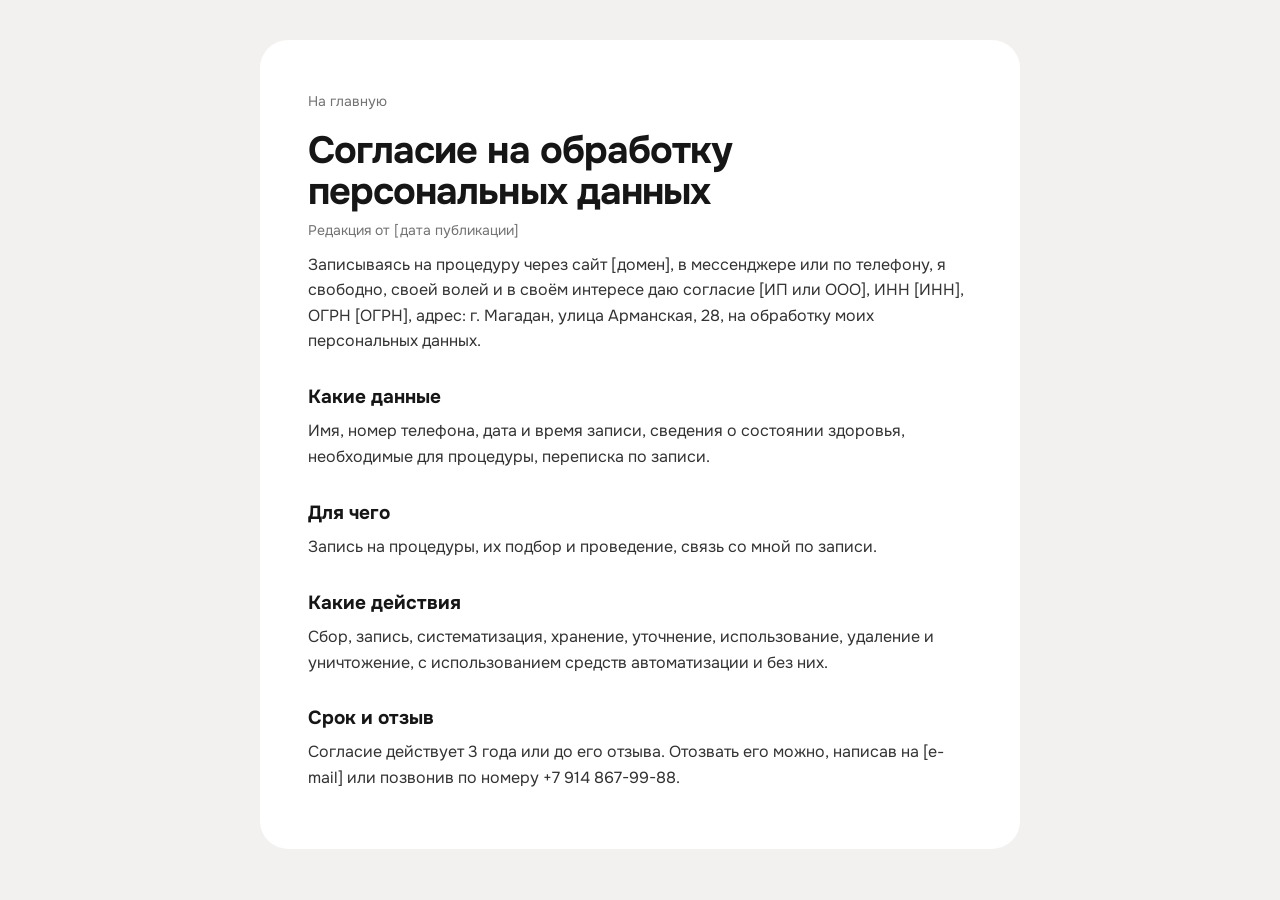
<file: consent.html>
<!doctype html>
<html lang="ru">
<head>
<meta charset="utf-8">
<meta name="viewport" content="width=device-width, initial-scale=1">
<meta name="robots" content="noindex, nofollow">
<title>Согласие на обработку персональных данных | Vitae</title>
<link rel="icon" href="data:image/svg+xml,%3Csvg xmlns='http://www.w3.org/2000/svg' viewBox='0 0 32 32'%3E%3Crect width='32' height='32' rx='16' fill='%23e0904a'/%3E%3Ctext x='16' y='22' text-anchor='middle' font-family='Georgia' font-size='17' fill='%23ffffff'%3EV%3C/text%3E%3C/svg%3E">
<link rel="stylesheet" href="https://fonts.googleapis.com/css2?family=Onest:wght@400;600;700&display=swap">
<link rel="stylesheet" href="doc.css">
</head>
<body>
<main class="doc">
  <a class="back" href="index.html">На главную</a>
  <h1>Согласие на обработку персональных данных</h1>
  <p class="upd">Редакция от [дата публикации]</p>

  <p>Записываясь на процедуру через сайт [домен], в мессенджере или по телефону, я свободно, своей волей и в своём
  интересе даю согласие [ИП или ООО], ИНН [ИНН], ОГРН [ОГРН], адрес:
  г. Магадан, улица Арманская, 28, на обработку моих персональных данных.</p>

  <h2>Какие данные</h2>
  <p>Имя, номер телефона, дата и время записи, сведения о состоянии здоровья, необходимые для процедуры, переписка по записи.</p>

  <h2>Для чего</h2>
  <p>Запись на процедуры, их подбор и проведение, связь со мной по записи.</p>

  <h2>Какие действия</h2>
  <p>Сбор, запись, систематизация, хранение, уточнение, использование, 
  удаление и уничтожение, с использованием средств автоматизации и без них.</p>

  <h2>Срок и отзыв</h2>
  <p>Согласие действует 3 года или до его отзыва. Отозвать его можно, написав на [e-mail] или позвонив
  по номеру +7 914 867-99-88.</p>
</main>
</body>
</html>
</file>
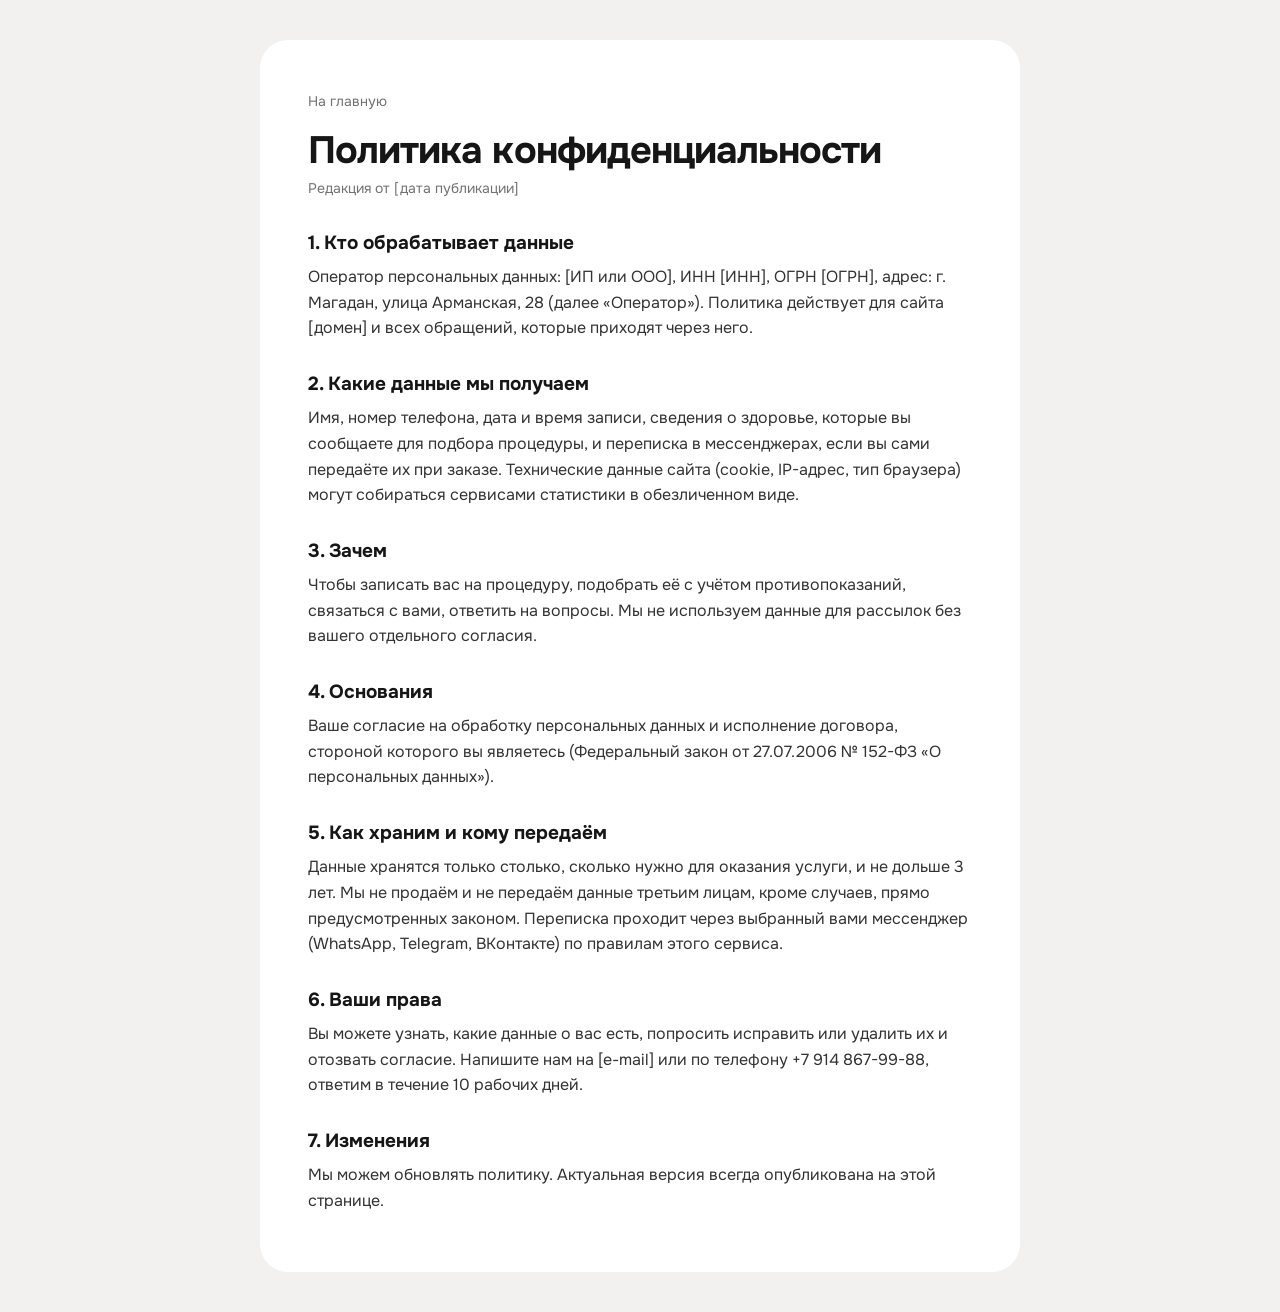
<file: privacy.html>
<!doctype html>
<html lang="ru">
<head>
<meta charset="utf-8">
<meta name="viewport" content="width=device-width, initial-scale=1">
<meta name="robots" content="noindex, nofollow">
<title>Политика конфиденциальности | Vitae</title>
<link rel="icon" href="data:image/svg+xml,%3Csvg xmlns='http://www.w3.org/2000/svg' viewBox='0 0 32 32'%3E%3Crect width='32' height='32' rx='16' fill='%23e0904a'/%3E%3Ctext x='16' y='22' text-anchor='middle' font-family='Georgia' font-size='17' fill='%23ffffff'%3EV%3C/text%3E%3C/svg%3E">
<link rel="stylesheet" href="https://fonts.googleapis.com/css2?family=Onest:wght@400;600;700&display=swap">
<link rel="stylesheet" href="doc.css">
</head>
<body>
<main class="doc">
  <a class="back" href="index.html">На главную</a>
  <h1>Политика конфиденциальности</h1>
  <p class="upd">Редакция от [дата публикации]</p>

  <h2>1. Кто обрабатывает данные</h2>
  <p>Оператор персональных данных: [ИП или ООО], ИНН [ИНН], ОГРН [ОГРН],
  адрес: г. Магадан, улица Арманская, 28 (далее «Оператор»). Политика действует для сайта [домен] и всех
  обращений, которые приходят через него.</p>

  <h2>2. Какие данные мы получаем</h2>
  <p>Имя, номер телефона, дата и время записи, сведения о здоровье, которые вы сообщаете для подбора процедуры, и переписка в
  мессенджерах, если вы сами передаёте их при заказе. Технические данные сайта (cookie, IP-адрес, тип
  браузера) могут собираться сервисами статистики в обезличенном виде.</p>

  <h2>3. Зачем</h2>
  <p>Чтобы записать вас на процедуру, подобрать её с учётом противопоказаний, связаться с вами,
  ответить на вопросы. Мы не используем данные для рассылок без вашего отдельного согласия.</p>

  <h2>4. Основания</h2>
  <p>Ваше согласие на обработку персональных данных и исполнение договора, стороной которого вы являетесь
  (Федеральный закон от 27.07.2006 № 152-ФЗ «О персональных данных»).</p>

  <h2>5. Как храним и кому передаём</h2>
  <p>Данные хранятся только столько, сколько нужно для оказания услуги, и не дольше 3 лет. Мы не продаём
  и не передаём данные третьим лицам, кроме случаев, прямо
  предусмотренных законом. Переписка проходит через выбранный вами мессенджер (WhatsApp, Telegram,
  ВКонтакте) по правилам этого сервиса.</p>

  <h2>6. Ваши права</h2>
  <p>Вы можете узнать, какие данные о вас есть, попросить исправить или удалить их и отозвать согласие.
  Напишите нам на [e-mail] или по телефону +7 914 867-99-88, ответим в течение 10 рабочих дней.</p>

  <h2>7. Изменения</h2>
  <p>Мы можем обновлять политику. Актуальная версия всегда опубликована на этой странице.</p>
</main>
</body>
</html>
</file>
<file: doc.css>
:root { --page: #f2f1ef; --card: #fff; --ink: #161616; --muted: #727272; --accent: #e0904a }
* { box-sizing: border-box }
body { margin: 0; background: var(--page); color: var(--ink); font: 400 16px/1.6 "Onest", system-ui, sans-serif; padding: 16px }
.doc { max-width: 760px; margin: 24px auto; background: var(--card); border-radius: 28px; padding: clamp(24px, 5vw, 48px) }
.back { color: var(--muted); text-decoration: none; font-size: 14px }
.back:hover { color: var(--ink) }
h1 { font-size: clamp(28px, 4vw, 38px); letter-spacing: -0.025em; line-height: 1.1; margin: 16px 0 6px }
h2 { font-size: 19px; margin: 28px 0 6px }
p { margin: 0 0 10px; color: #333 }
.upd { color: var(--muted); font-size: 14px }
</file>
